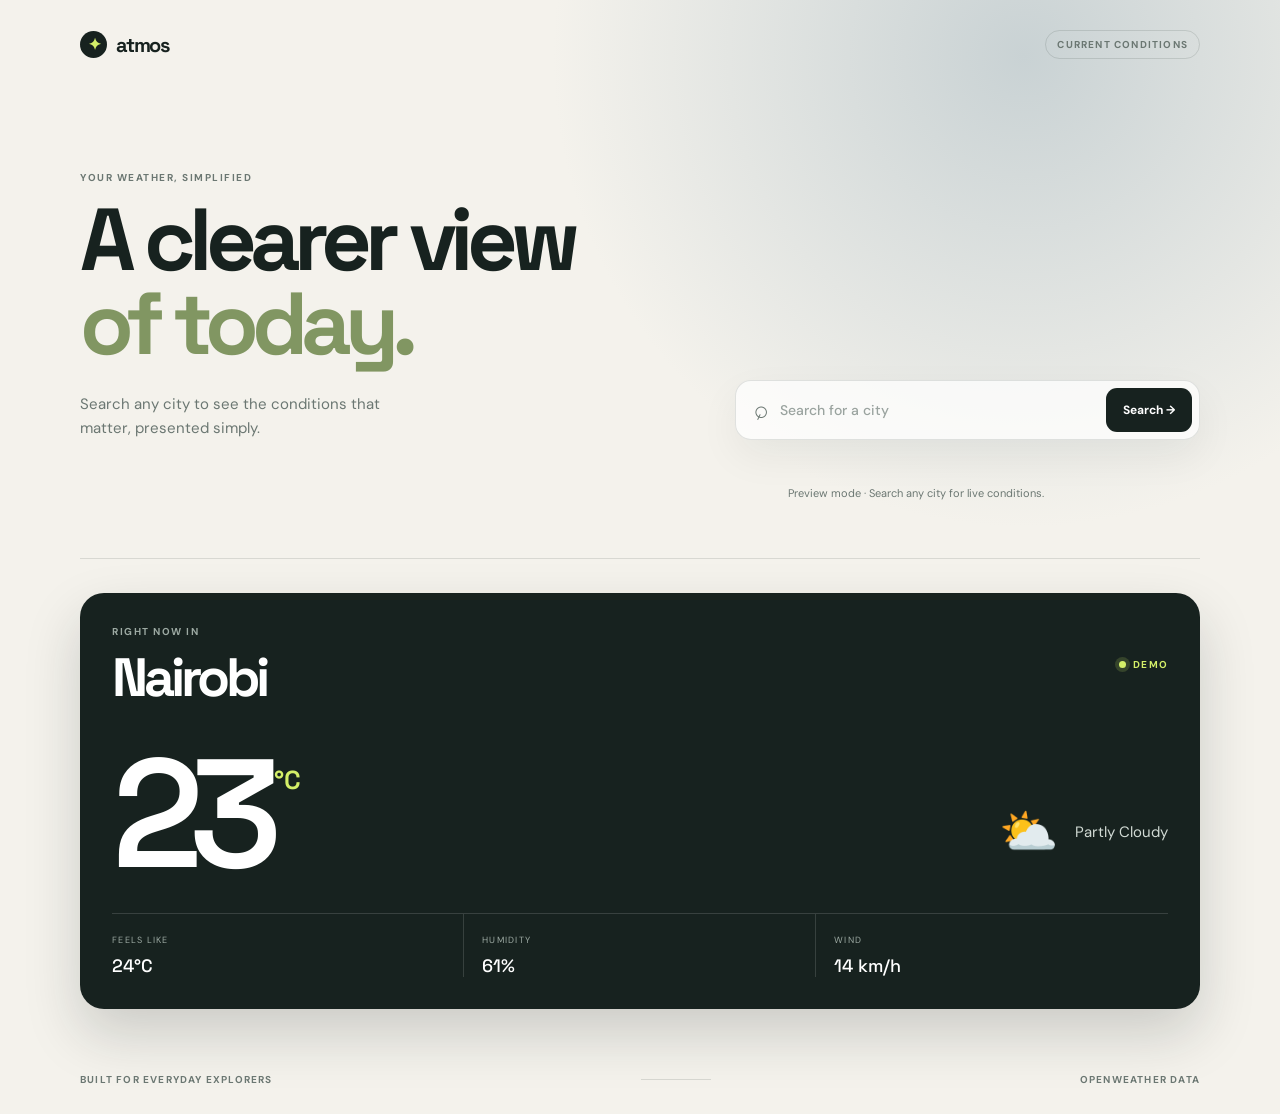
<file: index.html>
<!DOCTYPE html>
<html lang="en">
<head>
  <meta charset="UTF-8">
  <meta name="viewport" content="width=device-width, initial-scale=1.0">
  <meta name="description" content="A clean weather dashboard for checking current conditions by city.">
  <title>Atmos — Weather dashboard</title>
  <link rel="preconnect" href="https://fonts.googleapis.com">
  <link rel="preconnect" href="https://fonts.gstatic.com" crossorigin>
  <link href="https://fonts.googleapis.com/css2?family=DM+Sans:wght@400;500;600;700&family=Space+Grotesk:wght@500;600;700&display=swap" rel="stylesheet">
  <link rel="stylesheet" href="style.css">
</head>
<body>
  <main class="app-shell">
    <header class="topbar">
      <a class="brand" href="storm.html" aria-label="Atmos home">
        <span class="brand-mark">✦</span>
        <span>atmos</span>
      </a>
      <span class="topbar-label">CURRENT CONDITIONS</span>
    </header>

    <section class="hero" aria-labelledby="page-title">
      <div>
        <p class="eyebrow">YOUR WEATHER, SIMPLIFIED</p>
        <h1 id="page-title">A clearer view<br><em>of today.</em></h1>
        <p class="hero-copy">Search any city to see the conditions that matter, presented simply.</p>
      </div>

      <form class="search" id="search-form">
        <label class="sr-only" for="city-input">City name</label>
        <span class="search-icon" aria-hidden="true">⌕</span>
        <input type="text" id="city-input" placeholder="Search for a city" autocomplete="off" required>
        <button id="search-btn" type="submit">Search <span aria-hidden="true">→</span></button>
      </form>
      <p id="status-message" class="status-message" role="status">Try a city like London, Nairobi, or Tokyo.</p>
    </section>

    <section id="weather-info" class="weather-panel hidden" aria-live="polite">
      <div class="weather-heading">
        <div>
          <p class="eyebrow">RIGHT NOW IN</p>
          <h2 id="city-name">—</h2>
        </div>
        <span class="live-pill"><span></span> <b id="weather-mode">LIVE</b></span>
      </div>

      <div class="weather-main">
        <div class="temperature-block">
          <span id="temperature" class="temperature">—</span>
          <span class="unit">°C</span>
        </div>
        <div class="condition-block">
          <img id="weather-icon" src="" alt="" hidden>
          <p id="weather-description">—</p>
        </div>
      </div>

      <div class="insight-grid">
        <div class="insight-card"><span class="insight-label">FEELS LIKE</span><strong id="feels-like">—</strong></div>
        <div class="insight-card"><span class="insight-label">HUMIDITY</span><strong id="humidity">—</strong></div>
        <div class="insight-card"><span class="insight-label">WIND</span><strong id="wind-speed">—</strong></div>
      </div>
    </section>

    <p id="error-message" class="error-message hidden" role="alert">Something went wrong. Please try again.</p>

    <footer class="footer"><span>BUILT FOR EVERYDAY EXPLORERS</span><span class="footer-line"></span><span>OPENWEATHER DATA</span></footer>
  </main>
  <script src="script.js"></script>
</body>
</html>
</file>
<file: style.css>
:root {
  --ink: #17221f;
  --muted: #6b7772;
  --line: rgba(23, 34, 31, 0.12);
  --cream: #f4f2ec;
  --mint: #dbe9df;
  --lime: #d4ef68;
  --white: rgba(255, 255, 255, 0.72);
}

* { box-sizing: border-box; }

body {
  min-height: 100vh;
  margin: 0;
  color: var(--ink);
  background: radial-gradient(circle at 80% 5%, #e8efcf 0, transparent 32%), var(--cream);
  font-family: "DM Sans", sans-serif;
  transition: background 0.5s ease;
}

body::before { content: ""; position: fixed; inset: 0; pointer-events: none; opacity: .45; background-image: radial-gradient(rgba(23,34,31,.08) .7px, transparent .7px); background-size: 8px 8px; mask-image: linear-gradient(to bottom, black, transparent 80%); }

.app-shell { position: relative; width: min(1120px, calc(100% - 48px)); margin: 0 auto; padding: 30px 0 28px; }
.topbar, .footer { display: flex; align-items: center; justify-content: space-between; letter-spacing: .12em; font-size: 10px; font-weight: 700; color: var(--muted); }
.brand { display: flex; align-items: center; gap: 9px; color: var(--ink); font-family: "Space Grotesk", sans-serif; font-size: 20px; font-weight: 700; letter-spacing: -.06em; text-decoration: none; }
.brand-mark { display: grid; place-items: center; width: 27px; height: 27px; border-radius: 50%; background: var(--ink); color: var(--lime); font-size: 16px; }
.topbar-label { padding: 7px 11px; border: 1px solid var(--line); border-radius: 99px; }

.hero { display: grid; grid-template-columns: 1fr minmax(360px, 465px); align-items: end; gap: 60px; padding: 112px 0 58px; border-bottom: 1px solid var(--line); }
.eyebrow { margin: 0 0 14px; color: var(--muted); font-size: 10px; font-weight: 700; letter-spacing: .15em; }
h1, h2 { margin: 0; font-family: "Space Grotesk", sans-serif; letter-spacing: -.075em; line-height: .96; }
h1 { font-size: clamp(52px, 7vw, 88px); }
h1 em { color: #819662; font-style: normal; }
.hero-copy { max-width: 330px; margin: 25px 0 0; color: var(--muted); font-size: 15px; line-height: 1.6; }
.search { display: flex; align-items: center; padding: 7px 7px 7px 17px; border: 1px solid var(--line); border-radius: 16px; background: var(--white); box-shadow: 0 16px 40px rgba(23,34,31,.06); }
.search:focus-within { border-color: #8ba26e; box-shadow: 0 16px 40px rgba(23,34,31,.1); }
.search-icon { margin-right: 10px; color: var(--muted); font-size: 25px; line-height: 1; transform: rotate(-20deg); }
.search input { min-width: 0; flex: 1; border: 0; outline: 0; background: transparent; color: var(--ink); font: 500 14px "DM Sans", sans-serif; }
.search input::placeholder { color: #9aa39f; }
.search button { padding: 14px 17px; border: 0; border-radius: 11px; background: var(--ink); color: white; cursor: pointer; font: 700 12px "DM Sans", sans-serif; transition: transform .2s, background .2s; }
.search button:hover { background: #31443d; transform: translateX(2px); }
.status-message { grid-column: 2; margin: -42px 0 0 53px; color: var(--muted); font-size: 11px; }

.weather-panel { margin-top: 34px; padding: 32px; border-radius: 24px; background: var(--ink); color: white; box-shadow: 0 25px 55px rgba(23,34,31,.18); overflow: hidden; }
.weather-heading, .weather-main { display: flex; align-items: center; justify-content: space-between; }
.weather-panel .eyebrow, .insight-label { color: #9daaa3; }
.weather-heading h2 { font-size: clamp(34px, 5vw, 54px); }
.live-pill { display: flex; align-items: center; gap: 7px; color: var(--lime); font-size: 10px; font-weight: 700; letter-spacing: .12em; }
.live-pill span { width: 7px; height: 7px; border-radius: 50%; background: var(--lime); box-shadow: 0 0 0 4px rgba(212,239,104,.16); }
.weather-main { align-items: flex-end; padding: 56px 0 45px; }
.temperature-block { display: flex; align-items: flex-start; }
.temperature { font-family: "Space Grotesk", sans-serif; font-size: clamp(86px, 13vw, 154px); font-weight: 600; letter-spacing: -.1em; line-height: .7; }
.unit { margin: 3px 0 0 8px; color: var(--lime); font: 600 26px "Space Grotesk", sans-serif; }
.condition-block { display: flex; align-items: center; gap: 12px; }
.condition-block img { width: 70px; height: 70px; }
.condition-block p { max-width: 140px; margin: 0; color: #d1dad4; font-size: 15px; line-height: 1.25; text-transform: capitalize; }
.insight-grid { display: grid; grid-template-columns: repeat(3, 1fr); border-top: 1px solid rgba(255,255,255,.14); }
.insight-card { display: flex; flex-direction: column; gap: 8px; padding: 20px 18px 0 0; border-right: 1px solid rgba(255,255,255,.14); }
.insight-card:not(:first-child) { padding-left: 18px; }
.insight-card:last-child { border-right: 0; }
.insight-label { font-size: 9px; letter-spacing: .14em; }
.insight-card strong { color: white; font: 500 18px "Space Grotesk", sans-serif; }
.error-message { margin: 28px 0 0; padding: 15px 18px; border: 1px solid rgba(170,80,55,.25); border-radius: 12px; background: rgba(255,235,226,.7); color: #984f3b; font-size: 13px; }
.footer { margin-top: 64px; }
.footer-line { width: 70px; height: 1px; background: var(--line); }
.hidden { display: none !important; }
.sr-only { position: absolute; width: 1px; height: 1px; padding: 0; margin: -1px; overflow: hidden; clip: rect(0,0,0,0); white-space: nowrap; border: 0; }

@media (max-width: 720px) {
  .app-shell { width: min(100% - 32px, 560px); padding-top: 20px; }
  .topbar-label { display: none; }
  .hero { display: block; padding: 80px 0 34px; }
  h1 { font-size: clamp(50px, 16vw, 76px); }
  .hero-copy { margin: 20px 0 30px; }
  .status-message { margin: 12px 0 0 5px; }
  .weather-panel { padding: 24px 20px; }
  .weather-main { align-items: center; padding: 60px 0 48px; }
  .temperature { font-size: clamp(70px, 23vw, 120px); }
  .condition-block { flex-direction: column; align-items: flex-end; gap: 0; }
  .condition-block p { text-align: right; }
}

@media (max-width: 430px) {
  .search { padding-left: 12px; }
  .search button { padding: 13px 12px; }
  .search-icon { display: none; }
  .weather-main { align-items: flex-start; flex-direction: column; gap: 34px; }
  .condition-block { align-items: flex-start; flex-direction: row; }
  .condition-block p { text-align: left; }
  .insight-card:not(:first-child) { padding-left: 10px; }
  .insight-card { padding-right: 10px; }
}
</file>
